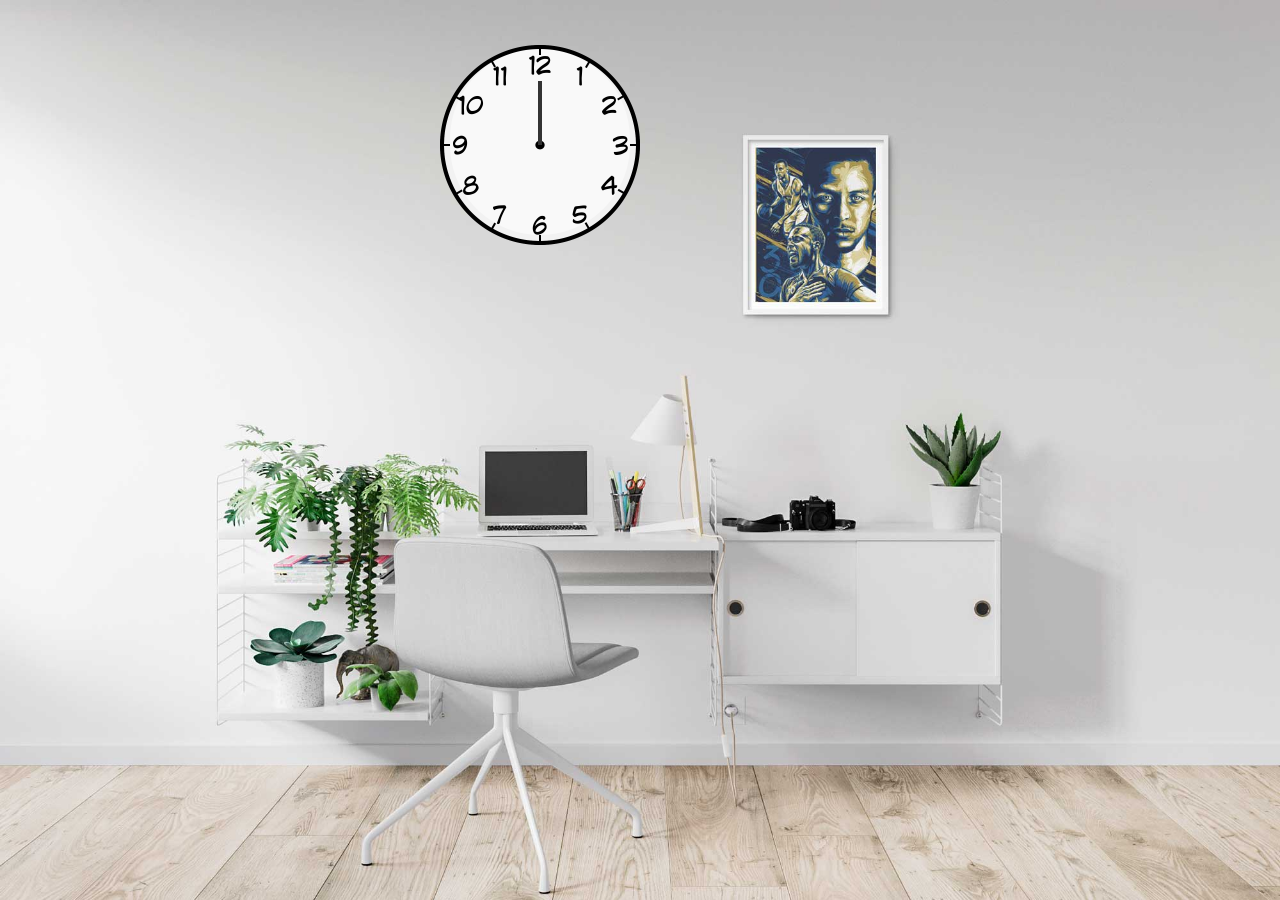
<file: clock/index.html>
<!DOCTYPE html>
<html lang="en">
<head>
  <meta charset="UTF-8">
  <meta name="viewport" content="width=device-width, initial-scale=1.0">
  <link rel="stylesheet" href="style.css">
  <script src="script.js" async defer></script>
  <title>Clock</title>
</head>
<body>
  
  <div class="clock">
    <div class="hand hour-hand" title="hour"></div>
    <div class="hand minute-hand" title="minute"></div>
    <div class="hand second-hand" title="second"></div>
  </div>

</body>
</html>
</file>
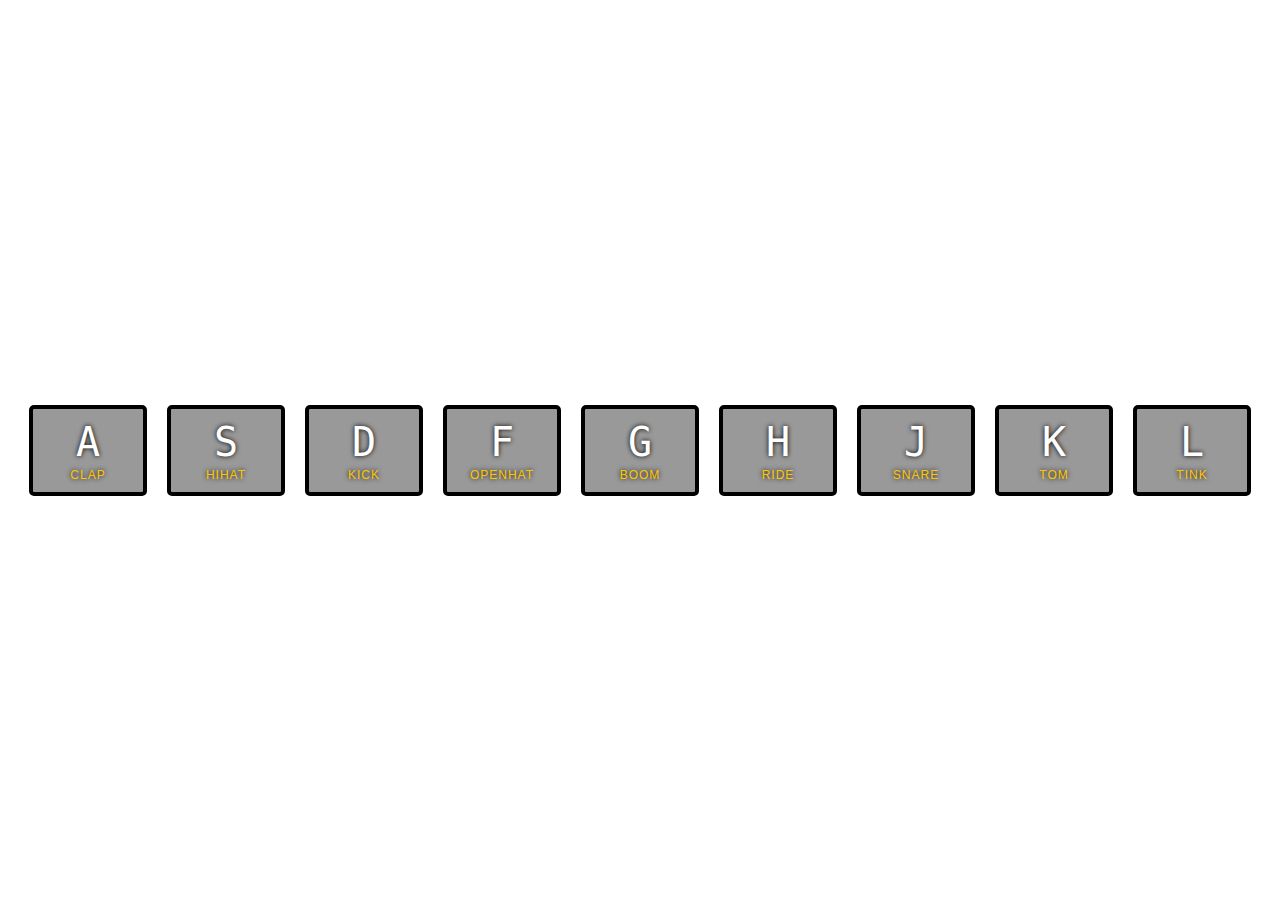
<file: drum-kit/index.html>
<!DOCTYPE html>
<html lang="en">

<head>
  <meta charset="UTF-8">
  <meta name="viewport" content="width=device-width, initial-scale=1.0">
  <link rel="stylesheet" href="style.css">
  <script src="script.js" async defer></script>
  <title>Drum Kit</title>
</head>

<body>

  <div class="keys">
    <div data-key="65" class="key">
      <kbd>A</kbd>
      <span class="sound">clap</span>
    </div>
    <div data-key="83" class="key">
      <kbd>S</kbd>
      <span class="sound">hihat</span>
    </div>
    <div data-key="68" class="key">
      <kbd>D</kbd>
      <span class="sound">kick</span>
    </div>
    <div data-key="70" class="key">
      <kbd>F</kbd>
      <span class="sound">openhat</span>
    </div>
    <div data-key="71" class="key">
      <kbd>G</kbd>
      <span class="sound">boom</span>
    </div>
    <div data-key="72" class="key">
      <kbd>H</kbd>
      <span class="sound">ride</span>
    </div>
    <div data-key="74" class="key">
      <kbd>J</kbd>
      <span class="sound">snare</span>
    </div>
    <div data-key="75" class="key">
      <kbd>K</kbd>
      <span class="sound">tom</span>
    </div>
    <div data-key="76" class="key">
      <kbd>L</kbd>
      <span class="sound">tink</span>
    </div>
  </div>

  <audio data-key="65" src="sounds/clap.wav"></audio>
  <audio data-key="83" src="sounds/hihat.wav"></audio>
  <audio data-key="68" src="sounds/kick.wav"></audio>
  <audio data-key="70" src="sounds/openhat.wav"></audio>
  <audio data-key="71" src="sounds/boom.wav"></audio>
  <audio data-key="72" src="sounds/ride.wav"></audio>
  <audio data-key="74" src="sounds/snare.wav"></audio>
  <audio data-key="75" src="sounds/tom.wav"></audio>
  <audio data-key="76" src="sounds/tink.wav"></audio>

</body>

</html>
</file>
<file: clock/style.css>
html {
  background: url('room.jpg') top center no-repeat;
  background-size: cover;
}

body,html {
  margin: 0;
  padding: 0;
  font-family: sans-serif;
}

.clock {
  position: fixed;
  top: 5vh;
  left: calc(50% - 200px);
  width: 200px;
  height: 200px;
  background: url('no-hands-clock.png') center no-repeat;
  background-size: cover;
}

.hand {
  position: absolute;
  top: calc(50% - 2px);
  left: 18%;
  width: 32%;
  height: 4px;
  background-color: #333;
  transform: rotate(90deg);
  transform-origin: 100%;
  transition: 0.05s cubic-bezier(0, 1.69, 0.7, 1.32);
}
</file>
<file: drum-kit/style.css>
html {
  font-size: 10px;
  background: url('https://i.imgur.com/b9r5sEL.jpg') bottom center;
  background-size: cover;
}

body,html {
  margin: 0;
  padding: 0;
  font-family: sans-serif;
}

.keys {
  display: flex;
  flex: 1;
  min-height: 100vh;
  align-items: center;
  justify-content: center;
}

.key {
  border: .4rem solid black;
  border-radius: .5rem;
  margin: 1rem;
  font-size: 1.5rem;
  padding: 1rem .5rem;
  transition: all .07s ease;
  width: 10rem;
  text-align: center;
  color: white;
  background: rgba(0,0,0,0.4);
  text-shadow: 0 0 .5rem black;
}

.playing {
  transform: scale(1.1);
  border-color: #ffc600;
  box-shadow: 0 0 1rem #ffc600;
}

kbd {
  display: block;
  font-size: 4rem;
}

.sound {
  font-size: 1.2rem;
  text-transform: uppercase;
  letter-spacing: .1rem;
  color: #ffc600;
}
</file>
